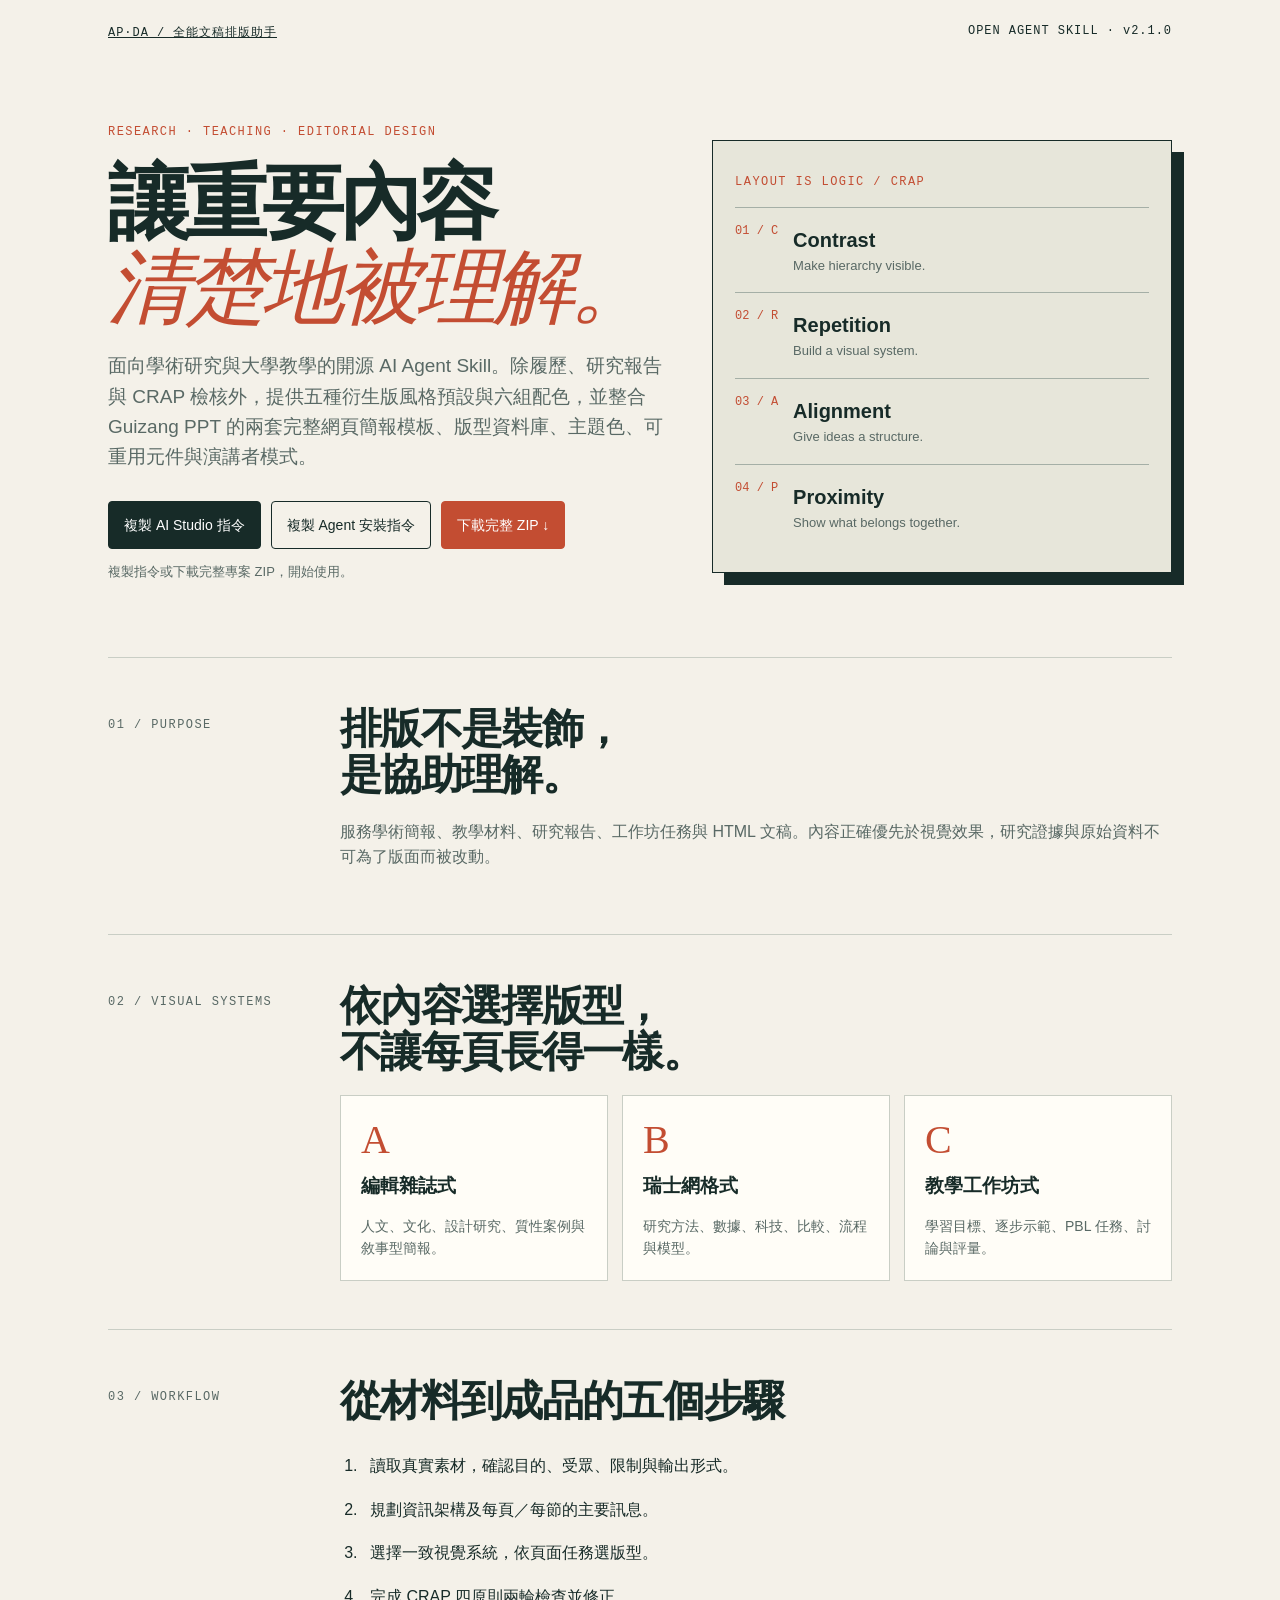
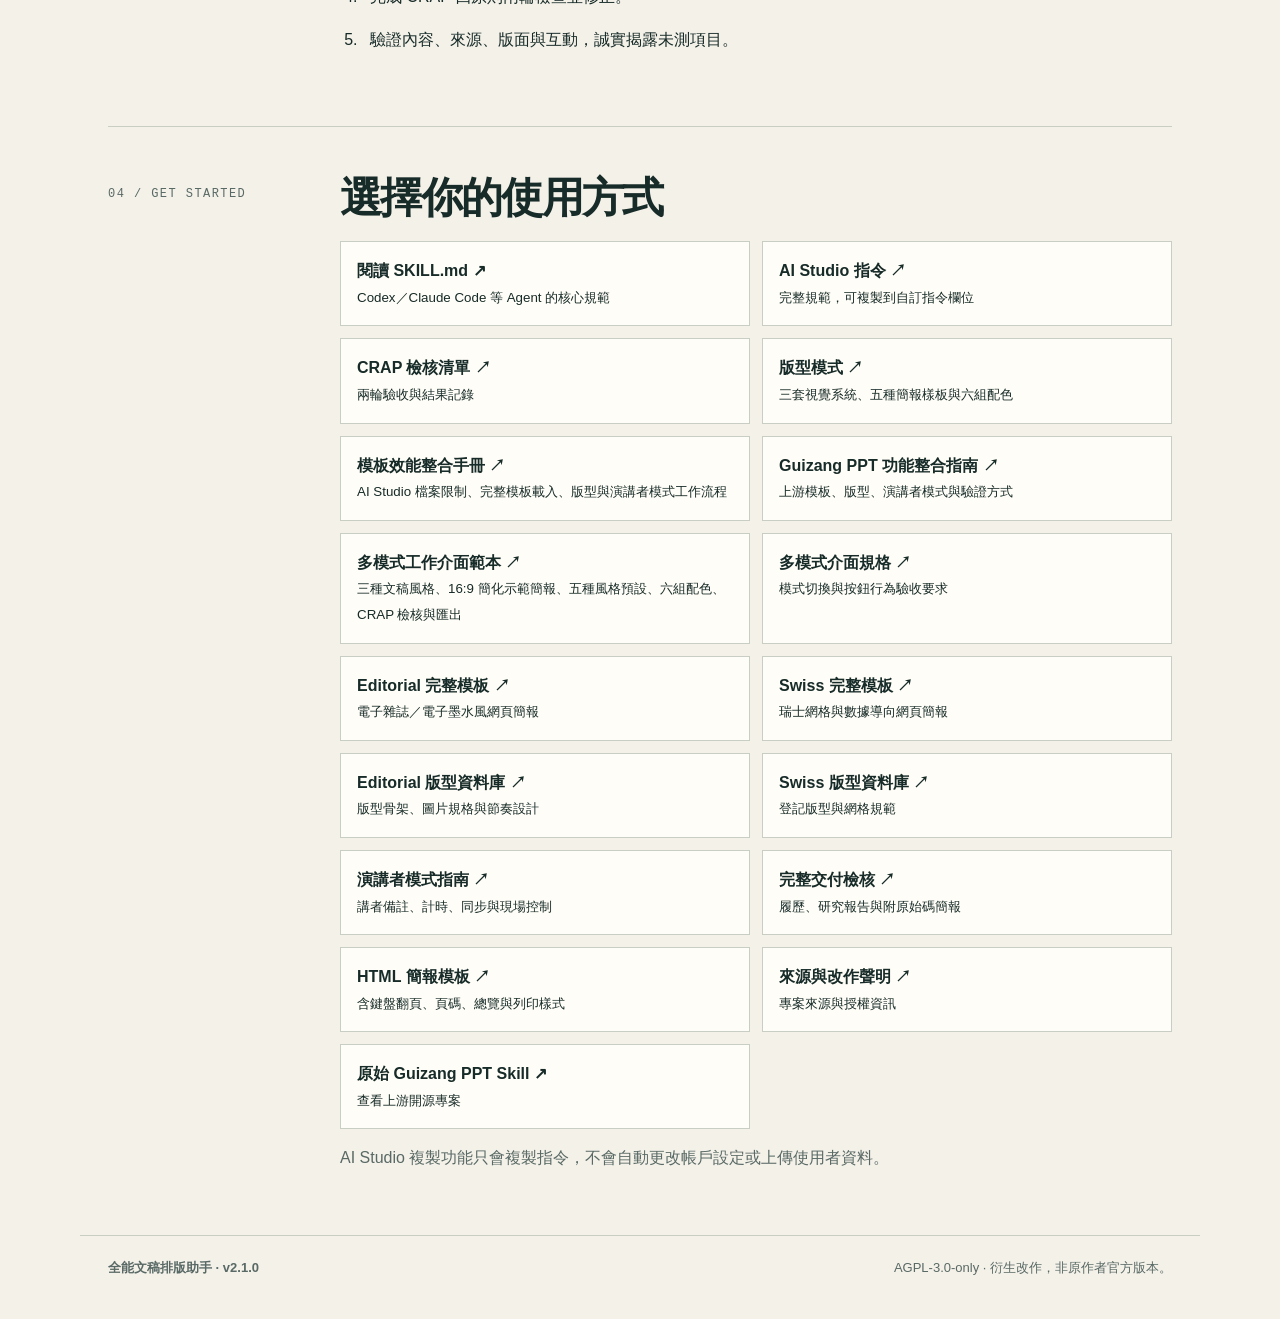
<file: index.html>
<!doctype html>
<html lang="zh-Hant">
<head>
<meta charset="utf-8">
<meta name="viewport" content="width=device-width,initial-scale=1">
<meta name="description" content="全能文稿排版助手：學術研究、大學教學、CRAP 排版與 HTML 文稿的開源 AI Agent Skill。">
<title>全能文稿排版助手｜Academic & Teaching Edition</title>
<style>
:root{--paper:#f4f1e9;--ink:#172b28;--muted:#596965;--accent:#c34d32;--line:#c9cec5;--card:#fffdf7;--mono:ui-monospace,SFMono-Regular,Menlo,monospace}*{box-sizing:border-box}body{margin:0;background:var(--paper);color:var(--ink);font-family:Inter,-apple-system,BlinkMacSystemFont,"Segoe UI","Noto Sans TC",sans-serif;line-height:1.6}a{color:inherit}header,main,footer{max-width:1120px;margin:auto;padding:0 28px}.top{padding-top:24px;display:flex;justify-content:space-between;font:12px var(--mono);letter-spacing:.08em}.hero{padding:72px 0 58px;display:grid;grid-template-columns:1.1fr .9fr;gap:42px;align-items:center}.eyebrow,.label{font:12px var(--mono);letter-spacing:.12em;color:var(--accent);text-transform:uppercase}.hero h1{font-size:clamp(42px,7vw,82px);line-height:1.02;letter-spacing:-.06em;margin:22px 0}.hero h1 em{font-family:Georgia,serif;font-weight:400;color:var(--accent)}.lede{font-size:19px;max-width:620px;color:var(--muted)}.actions{display:flex;flex-wrap:wrap;gap:10px;margin:28px 0 12px}.btn{border:1px solid var(--ink);border-radius:4px;padding:12px 15px;text-decoration:none;font-weight:650;cursor:pointer;font:inherit;font-size:14px}.primary{background:var(--ink);color:white}.secondary{background:transparent;color:var(--ink)}.download{background:var(--accent);border-color:var(--accent);color:white}.status{font-size:13px;color:var(--muted);min-height:24px}.art{border:1px solid var(--ink);padding:22px;background:#e7e6da;box-shadow:12px 12px 0 var(--ink)}.art .label{margin-bottom:18px}.tile{padding:16px 0;border-top:1px solid #a5afa6;display:grid;grid-template-columns:48px 1fr;gap:10px}.tile b{font:12px var(--mono);color:var(--accent)}.tile strong{font-size:20px}.tile p{margin:0;color:var(--muted);font-size:13px}.section{border-top:1px solid var(--line);padding:48px 0;display:grid;grid-template-columns:200px 1fr;gap:32px}.section h2{font-size:clamp(26px,4vw,42px);line-height:1.1;margin:0 0 20px;letter-spacing:-.04em}.section p{color:var(--muted)}.cards{display:grid;grid-template-columns:repeat(3,1fr);gap:14px}.card{border:1px solid var(--line);background:var(--card);padding:20px}.card .letter{font:40px Georgia,serif;color:var(--accent)}.card h3{margin:8px 0}.card p{font-size:14px;margin-bottom:0}.steps{padding-left:22px}.steps li{padding:9px 0 9px 8px}.links{display:grid;grid-template-columns:1fr 1fr;gap:12px}.links a{padding:16px;border:1px solid var(--line);background:var(--card);text-decoration:none}.links a:hover{border-color:var(--accent)}footer{border-top:1px solid var(--line);padding-top:22px;padding-bottom:40px;display:flex;justify-content:space-between;gap:18px;flex-wrap:wrap;font-size:13px;color:var(--muted)}code{font-family:var(--mono);font-size:.9em;background:#e6e5db;padding:2px 4px}pre{white-space:pre-wrap;overflow-wrap:anywhere;background:#e6e5db;padding:14px;font-size:13px}@media(max-width:760px){.hero{grid-template-columns:1fr;padding-top:44px}.section{grid-template-columns:1fr;gap:12px}.cards,.links{grid-template-columns:1fr}.hero h1{font-size:52px}header,main,footer{padding-left:18px;padding-right:18px}.art{box-shadow:6px 6px 0 var(--ink)}}
</style>
</head>
<body>
<header>
<div class="top"><a href="./">AP·DA / 全能文稿排版助手</a><span>OPEN AGENT SKILL · v2.1.0</span></div>
<div class="hero">
<div><p class="eyebrow">Research · Teaching · Editorial Design</p><h1>讓重要內容<br><em>清楚地被理解。</em></h1><p class="lede">面向學術研究與大學教學的開源 AI Agent Skill。除履歷、研究報告與 CRAP 檢核外，提供五種衍生版風格預設與六組配色，並整合 Guizang PPT 的兩套完整網頁簡報模板、版型資料庫、主題色、可重用元件與演講者模式。</p>
<div class="actions"><button class="btn primary" id="copy-ai">複製 AI Studio 指令</button><button class="btn secondary" id="copy-install">複製 Agent 安裝指令</button><a class="btn download" href="https://github.com/wallacechiu-purestudio/all-purpose-document-layout-assistant/archive/refs/heads/main.zip">下載完整 ZIP ↓</a></div><p class="status" id="status" role="status" aria-live="polite">複製指令或下載完整專案 ZIP，開始使用。</p></div>
<div class="art"><p class="label">Layout is logic / CRAP</p><div class="tile"><b>01 / C</b><div><strong>Contrast</strong><p>Make hierarchy visible.</p></div></div><div class="tile"><b>02 / R</b><div><strong>Repetition</strong><p>Build a visual system.</p></div></div><div class="tile"><b>03 / A</b><div><strong>Alignment</strong><p>Give ideas a structure.</p></div></div><div class="tile"><b>04 / P</b><div><strong>Proximity</strong><p>Show what belongs together.</p></div></div></div>
</div>
</header>
<main>
<section class="section"><p class="label">01 / Purpose</p><div><h2>排版不是裝飾，<br>是協助理解。</h2><p>服務學術簡報、教學材料、研究報告、工作坊任務與 HTML 文稿。內容正確優先於視覺效果，研究證據與原始資料不可為了版面而被改動。</p></div></section>
<section class="section"><p class="label">02 / Visual systems</p><div><h2>依內容選擇版型，<br>不讓每頁長得一樣。</h2><div class="cards"><article class="card"><span class="letter">A</span><h3>編輯雜誌式</h3><p>人文、文化、設計研究、質性案例與敘事型簡報。</p></article><article class="card"><span class="letter">B</span><h3>瑞士網格式</h3><p>研究方法、數據、科技、比較、流程與模型。</p></article><article class="card"><span class="letter">C</span><h3>教學工作坊式</h3><p>學習目標、逐步示範、PBL 任務、討論與評量。</p></article></div></div></section>
<section class="section"><p class="label">03 / Workflow</p><div><h2>從材料到成品的五個步驟</h2><ol class="steps"><li>讀取真實素材，確認目的、受眾、限制與輸出形式。</li><li>規劃資訊架構及每頁／每節的主要訊息。</li><li>選擇一致視覺系統，依頁面任務選版型。</li><li>完成 CRAP 四原則兩輪檢查並修正。</li><li>驗證內容、來源、版面與互動，誠實揭露未測項目。</li></ol></div></section>
<section class="section"><p class="label">04 / Get started</p><div><h2>選擇你的使用方式</h2><div class="links"><a href="SKILL.md"><strong>閱讀 SKILL.md ↗</strong><br><small>Codex／Claude Code 等 Agent 的核心規範</small></a><a href="AI-STUDIO-INSTRUCTIONS.md"><strong>AI Studio 指令 ↗</strong><br><small>完整規範，可複製到自訂指令欄位</small></a><a href="references/crap-checklist.md"><strong>CRAP 檢核清單 ↗</strong><br><small>兩輪驗收與結果記錄</small></a><a href="references/layout-patterns.md"><strong>版型模式 ↗</strong><br><small>三套視覺系統、五種簡報樣板與六組配色</small></a><a href="references/template-integration-playbook.md"><strong>模板效能整合手冊 ↗</strong><br><small>AI Studio 檔案限制、完整模板載入、版型與演講者模式工作流程</small></a><a href="references/guizang-feature-guide.md"><strong>Guizang PPT 功能整合指南 ↗</strong><br><small>上游模板、版型、演講者模式與驗證方式</small></a><a href="assets/multimode-document-studio-template.html"><strong>多模式工作介面範本 ↗</strong><br><small>三種文稿風格、16:9 簡化示範簡報、五種風格預設、六組配色、CRAP 檢核與匯出</small></a><a href="references/multimode-workspace.md"><strong>多模式介面規格 ↗</strong><br><small>模式切換與按鈕行為驗收要求</small></a><a href="assets/template.html"><strong>Editorial 完整模板 ↗</strong><br><small>電子雜誌／電子墨水風網頁簡報</small></a><a href="assets/template-swiss.html"><strong>Swiss 完整模板 ↗</strong><br><small>瑞士網格與數據導向網頁簡報</small></a><a href="references/layouts.md"><strong>Editorial 版型資料庫 ↗</strong><br><small>版型骨架、圖片規格與節奏設計</small></a><a href="references/layouts-swiss.md"><strong>Swiss 版型資料庫 ↗</strong><br><small>登記版型與網格規範</small></a><a href="references/presenter-mode.md"><strong>演講者模式指南 ↗</strong><br><small>講者備註、計時、同步與現場控制</small></a><a href="references/deliverable-checklist.md"><strong>完整交付檢核 ↗</strong><br><small>履歷、研究報告與附原始碼簡報</small></a><a href="assets/academic-deck-template.html"><strong>HTML 簡報模板 ↗</strong><br><small>含鍵盤翻頁、頁碼、總覽與列印樣式</small></a><a href="NOTICE.md"><strong>來源與改作聲明 ↗</strong><br><small>專案來源與授權資訊</small></a><a href="https://github.com/op7418/guizang-ppt-skill"><strong>原始 Guizang PPT Skill ↗</strong><br><small>查看上游開源專案</small></a></div><p>AI Studio 複製功能只會複製指令，不會自動更改帳戶設定或上傳使用者資料。</p></div></section>
</main>
<footer><strong>全能文稿排版助手 · v2.1.0</strong><span>AGPL-3.0-only · 衍生改作，非原作者官方版本。</span></footer>
<script>
const aiUrl='https://raw.githubusercontent.com/wallacechiu-purestudio/all-purpose-document-layout-assistant/main/AI-STUDIO-INSTRUCTIONS.md';
const install='npx skills add https://github.com/wallacechiu-purestudio/all-purpose-document-layout-assistant --skill all-purpose-document-layout-assistant --agent codex claude-code --global --copy';
const status=document.getElementById('status');
async function copyText(text){try{await navigator.clipboard.writeText(text);status.textContent='已複製。請貼到對應欄位；複製不會自動安裝或更改設定。'}catch(e){const t=document.createElement('textarea');t.value=text;document.body.appendChild(t);t.select();const ok=document.execCommand('copy');t.remove();status.textContent=ok?'已複製。請貼到對應欄位。':'無法自動複製，請開啟對應文件並手動複製。'}}
document.getElementById('copy-install').addEventListener('click',()=>copyText(install));
document.getElementById('copy-ai').addEventListener('click',async()=>{try{const r=await fetch(aiUrl);if(!r.ok)throw new Error('fetch failed');copyText(await r.text())}catch(e){status.textContent='無法直接複製全文，請開啟 AI-STUDIO-INSTRUCTIONS.md 後手動全選複製。';window.location.href='AI-STUDIO-INSTRUCTIONS.md'}});
</script>
</body>
</html>
</file>
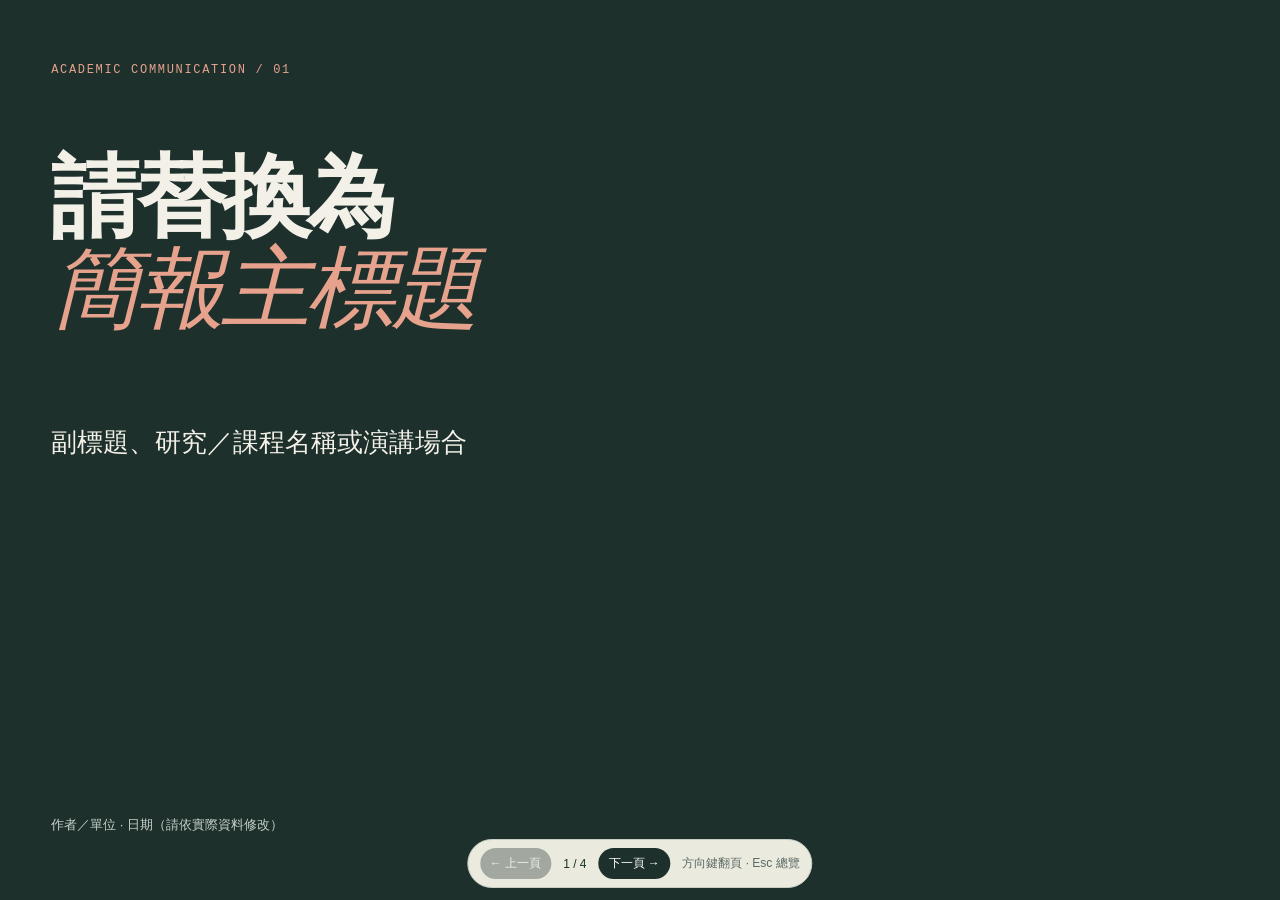
<file: assets/academic-deck-template.html>
<!doctype html>
<html lang="zh-Hant">
<head>
<meta charset="utf-8">
<meta name="viewport" content="width=device-width, initial-scale=1">
<title>學術簡報模板｜請替換標題</title>
<link rel="stylesheet" href="academic-deck.css">
</head>
<body>
<main class="deck" aria-label="簡報內容">
<section class="slide cover" id="slide-1" data-slide-id="slide-1">
<p class="eyebrow">ACADEMIC COMMUNICATION / 01</p>
<h1>請替換為<br><em>簡報主標題</em></h1>
<p class="subtitle">副標題、研究／課程名稱或演講場合</p>
<p class="source-note">作者／單位 · 日期（請依實際資料修改）</p>
</section>
<section class="slide" id="slide-2" data-slide-id="slide-2">
<p class="eyebrow">02 / CONTEXT</p>
<h2 class="slide-title">用結論式標題說明本頁重點</h2>
<div class="grid-2">
<div><h3>核心概念</h3><p>在此放入一個主要訊息，並以簡潔文字說明。</p></div>
<div class="takeaway"><strong>主要訊息</strong><p>讀者看完本頁應理解或記住什麼？</p></div>
</div>
<p class="source-note">來源：請填入可追溯的來源；若為示意內容請明確標示。</p>
</section>
<section class="slide" id="slide-3" data-slide-id="slide-3">
<p class="eyebrow">03 / EVIDENCE</p>
<h2 class="slide-title">以可追溯的證據支持主張</h2>
<div class="metric"><strong>XX%</strong><span>請替換成已查證數值與單位</span></div>
<p>補充資料的樣本範圍、時間、必要註解及限制。不得以佔位數值冒充研究結果。</p>
<p class="source-note">資料來源：作者／機構、年份、標題或 URL。</p>
</section>
<section class="slide" id="slide-4" data-slide-id="slide-4">
<p class="eyebrow">04 / SYNTHESIS</p>
<h2 class="slide-title">結論應回應研究問題或學習目標</h2>
<ul><li>主要發現或學習重點一</li><li>主要發現或學習重點二</li><li>限制、下一步或行動建議</li></ul>
<div class="takeaway"><strong>Takeaway</strong><p>用一句話收束本次簡報的核心訊息。</p></div>
</section>
</main>
<nav class="controls" aria-label="簡報控制">
<button id="prev" type="button" aria-label="上一頁">← 上一頁</button>
<span id="counter" aria-live="polite">1 / 4</span>
<button id="next" type="button" aria-label="下一頁">下一頁 →</button>
<span class="hint">方向鍵翻頁 · Esc 總覽</span>
</nav>
<script>
const slides=[...document.querySelectorAll('.slide')];let current=0;const counter=document.getElementById('counter');
function show(i){current=Math.max(0,Math.min(slides.length-1,i));slides.forEach((s,n)=>s.classList.toggle('active',n===current));counter.textContent=(current+1)+' / '+slides.length;document.getElementById('prev').disabled=current===0;document.getElementById('next').disabled=current===slides.length-1}
document.getElementById('prev').addEventListener('click',()=>show(current-1));document.getElementById('next').addEventListener('click',()=>show(current+1));
document.addEventListener('keydown',e=>{if(['ArrowRight','PageDown',' '].includes(e.key)){e.preventDefault();show(current+1)}else if(['ArrowLeft','PageUp'].includes(e.key)){e.preventDefault();show(current-1)}else if(e.key==='Escape'){document.body.classList.toggle('overview')}});
show(0);
</script>
</body>
</html>
</file>
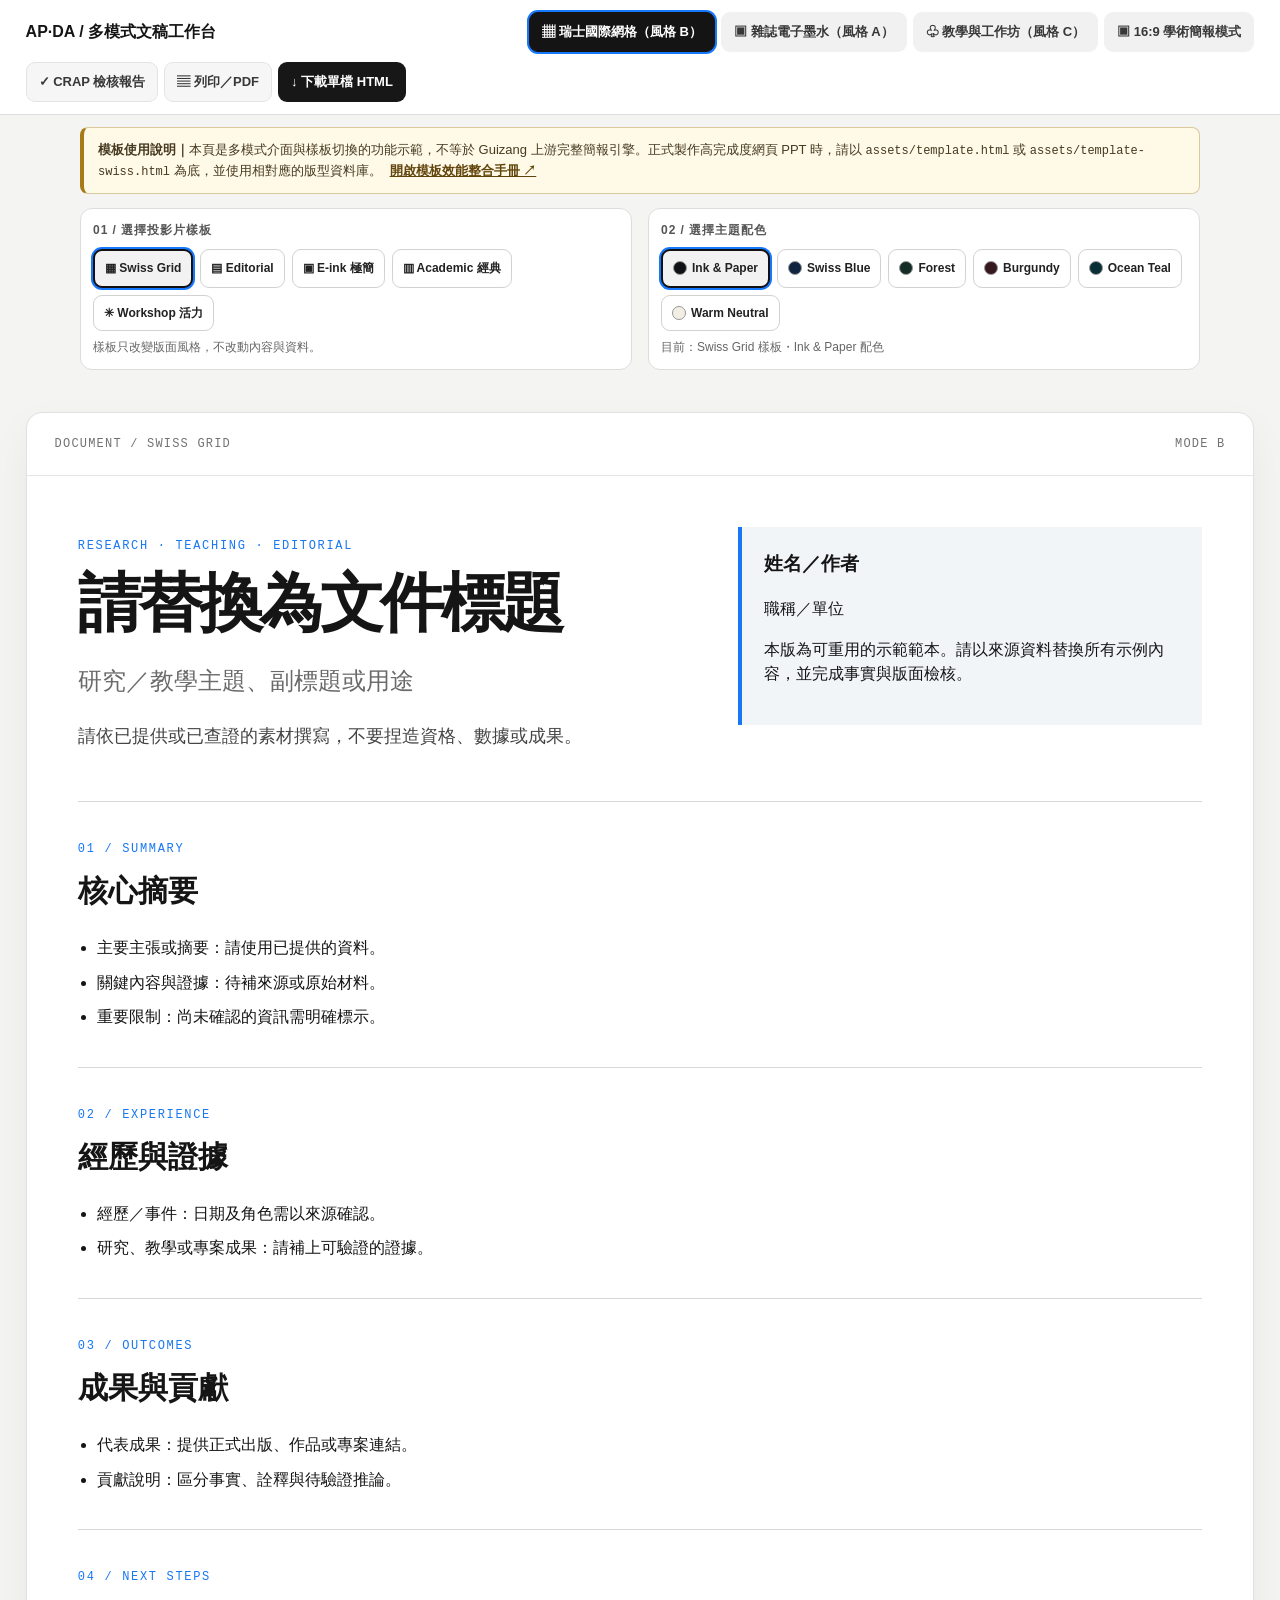
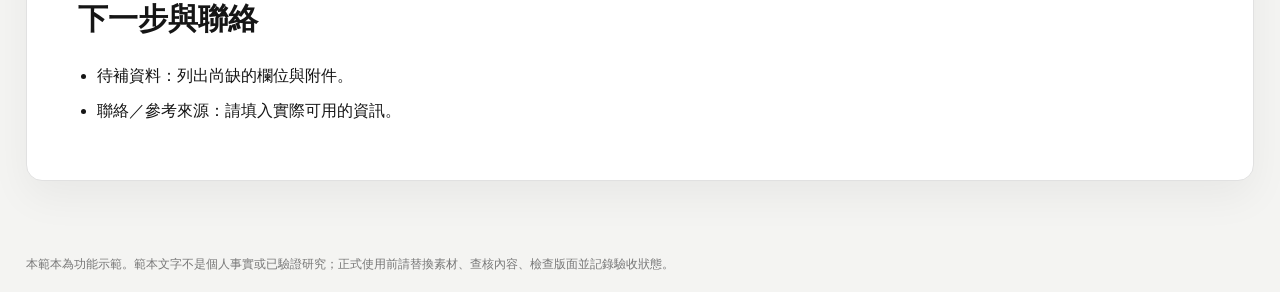
<file: assets/multimode-document-studio-template.html>
<!doctype html>
<html lang="zh-Hant" data-initial-mode="swiss" data-palette="ink-paper" data-slide-template="swiss">
<head>
<meta charset="utf-8"><meta name="viewport" content="width=device-width,initial-scale=1">
<meta name="description" content="全能文稿排版助手多模式文稿工作介面範本；完整網頁 PPT 請依整合手冊使用上游模板">
<title>多模式文稿工作介面｜全能文稿排版助手</title>
<style>
:root{color-scheme:light;--paper:#f4f4f2;--ink:#151515;--muted:#626262;--line:#d8d8d5;--blue:#1877f2;font-family:Inter,-apple-system,BlinkMacSystemFont,"Segoe UI","Noto Sans TC",sans-serif}
*{box-sizing:border-box}body{margin:0;background:var(--paper);color:var(--ink);line-height:1.55}button{font:inherit;cursor:pointer}button:focus-visible{outline:3px solid #1677ff;outline-offset:3px}
.toolbar{position:sticky;z-index:20;top:0;display:flex;align-items:center;gap:10px;padding:12px clamp(12px,2vw,28px);background:#fffffff2;border-bottom:1px solid #ddd;flex-wrap:wrap}.brand{font-weight:800;white-space:nowrap;margin-right:auto}.mode-group,.action-group{display:flex;align-items:center;gap:6px;flex-wrap:wrap}.toolbar button{border:1px solid transparent;background:#f1f1f1;color:#383838;padding:9px 12px;border-radius:9px;font-size:13px;font-weight:650}.toolbar button[aria-pressed="true"]{background:#141414;color:white;border-color:#141414;box-shadow:0 0 0 2px #1677ff}.toolbar .action{background:#f6f6f6;border-color:#e4e4e4}.toolbar .dark{background:#171717;color:white}
.workspace{max-width:1440px;margin:24px auto;padding:0 clamp(12px,2vw,28px) 50px}.mode-view[hidden]{display:none!important}.paper{background:white;border:1px solid #e1e1e1;border-radius:16px;box-shadow:0 16px 42px #0000000d;overflow:hidden}.meta-row{display:flex;justify-content:space-between;gap:20px;color:#727272;font:12px ui-monospace,monospace;letter-spacing:.1em;text-transform:uppercase;padding:24px 28px;border-bottom:1px solid #e5e5e5}.body-pad{padding:clamp(24px,4vw,64px)}.kicker{font:12px ui-monospace,monospace;letter-spacing:.14em;color:var(--blue);text-transform:uppercase}.main-title{font-size:clamp(32px,5vw,68px);letter-spacing:-.055em;line-height:1.08;margin:16px 0}.sub-title{font-size:clamp(17px,2vw,24px);color:#6a6a6a;max-width:760px}.intro{font-size:18px;max-width:820px;color:#444}.content-section{padding-top:28px;margin-top:32px;border-top:1px solid var(--line)}.content-section h2{font-size:clamp(20px,2.4vw,30px);margin:0 0 14px}.content-section ul{padding-left:1.2em;margin-bottom:0}.content-section li{padding:5px 0}
.swiss-grid{display:grid;grid-template-columns:minmax(0,1.15fr) minmax(230px,.85fr);gap:32px;align-items:start}.statbox{background:#f2f5f8;padding:22px;border-left:4px solid #1877f2}.statbox h3{margin-top:0}.editorial{font-family:Georgia,"Noto Serif TC",serif}.editorial .main-title{font-weight:500;letter-spacing:-.035em}.editorial .intro{font-size:20px;line-height:1.8}.editorial .content-section{border-top:2px solid #222;margin-top:42px;padding-top:25px}.editorial .content-section h2{font-weight:500}.workshop-banner{padding:24px;background:#172d2a;color:white;border-radius:12px}.workshop-banner .kicker{color:#91e6c9}.workshop-steps{display:grid;grid-template-columns:repeat(2,minmax(0,1fr));gap:14px}.workshop-steps .content-section{border:1px solid var(--line);border-radius:10px;padding:20px;margin:0;background:white}
.slide-controls{display:flex;justify-content:center;align-items:center;gap:12px;margin:14px 0}.slide-controls button,.overview button{background:white;border:1px solid #ccc;border-radius:8px;padding:8px 12px}.slide-count{font:13px ui-monospace,monospace;color:#555;min-width:75px;text-align:center}.slide-stage{max-width:1120px;margin:0 auto}.slide{aspect-ratio:16/9;width:100%;overflow:auto;background:#090909;color:#fff;border-radius:12px;padding:clamp(24px,5vw,72px);display:flex;flex-direction:column;justify-content:space-between;box-shadow:0 18px 54px #0002}.slide[hidden]{display:none}.slide .kicker{color:#65b8ff}.slide h1{font-size:clamp(30px,5vw,70px);line-height:1.08;letter-spacing:-.04em;margin:16px 0}.slide h2{font-size:clamp(24px,3.4vw,46px);line-height:1.15}.slide p,.slide li{font-size:clamp(15px,1.4vw,20px);color:#dedede}.slide-foot{display:flex;justify-content:space-between;border-top:1px solid #444;padding-top:12px;color:#aaa;font:12px ui-monospace,monospace}.overview{display:none;grid-template-columns:repeat(auto-fit,minmax(220px,1fr));gap:14px;margin-top:18px}.overview.open{display:grid}.overview button{text-align:left;min-height:110px}.overview strong{display:block;margin-bottom:8px}.hint{text-align:center;color:#777;font-size:12px;margin:10px 0}
.dialog{border:1px solid #ddd;border-radius:16px;padding:0;width:min(760px,calc(100vw - 24px));max-height:85vh;overflow:auto;box-shadow:0 20px 80px #0004}.dialog::backdrop{background:#0007;backdrop-filter:blur(3px)}.dialog-head{display:flex;align-items:center;justify-content:space-between;padding:18px 22px;border-bottom:1px solid #ddd}.dialog-head h2{margin:0}.dialog-head button{border:1px solid #ddd;border-radius:8px;background:white;padding:7px 10px}.dialog-body{padding:20px 22px}.dialog-body p{color:#555}.check-group{padding:16px 0;border-bottom:1px solid #eee}.check-group h3{margin:0 0 8px}.check-item{display:flex;gap:10px;align-items:flex-start;padding:7px 0}.check-item input{margin-top:5px}.check-status{font-size:12px;color:#666;margin-top:6px}.footnote{color:#777;font-size:12px;margin-top:18px}.footer{max-width:1440px;margin:20px auto;padding:0 clamp(12px,2vw,28px);font-size:12px;color:#777}
@media(max-width:850px){.brand{width:100%;margin-bottom:2px}.toolbar{position:static}.swiss-grid{grid-template-columns:1fr}.workshop-steps{grid-template-columns:1fr}.slide{max-height:none;min-height:0}.workspace{margin-top:14px}}
@media print{body{background:#fff}.toolbar,.slide-controls,.hint,.footer,.dialog,.overview{display:none!important}.workspace{padding:0;margin:0;max-width:none}.paper{border:0;border-radius:0;box-shadow:none}.mode-view[hidden]{display:none!important}.slide-stage{max-width:none}.slide{display:flex!important;width:100%;height:56.25vw;max-height:none;aspect-ratio:16/9;border-radius:0;page-break-after:always;break-after:page;print-color-adjust:exact;-webkit-print-color-adjust:exact}.slide:last-child{break-after:auto}.body-pad{padding:20mm}.meta-row{padding:10mm}.content-section{break-inside:avoid}.content-section li{break-inside:avoid}}

/* v2.0: live slide template and palette system */
:root{--deck-bg:#101114;--deck-fg:#fff;--deck-muted:#dedede;--deck-accent:#65b8ff;--deck-line:#444;--deck-panel:#24262a}
html[data-palette="swiss-blue"]{--deck-bg:#10233f;--deck-fg:#fff;--deck-muted:#dce8f7;--deck-accent:#75c4ff;--deck-line:#49617d;--deck-panel:#19395e}
html[data-palette="forest"]{--deck-bg:#132c25;--deck-fg:#f5f4e9;--deck-muted:#d1dfd5;--deck-accent:#a6e3b7;--deck-line:#48675b;--deck-panel:#204438}
html[data-palette="burgundy"]{--deck-bg:#351820;--deck-fg:#fff7f0;--deck-muted:#f0d9d7;--deck-accent:#ffb4a6;--deck-line:#80505a;--deck-panel:#512833}
html[data-palette="ocean-teal"]{--deck-bg:#082f36;--deck-fg:#f2ffff;--deck-muted:#c9e5e7;--deck-accent:#70e1d5;--deck-line:#3c7077;--deck-panel:#12464e}
html[data-palette="warm-neutral"]{--deck-bg:#f3eee4;--deck-fg:#29251f;--deck-muted:#59534a;--deck-accent:#a44b2b;--deck-line:#c9bdac;--deck-panel:#e4d9c8}
.slide{background:var(--deck-bg);color:var(--deck-fg)}.slide .kicker{color:var(--deck-accent)}.slide p,.slide li{color:var(--deck-muted)}.slide-foot{border-color:var(--deck-line);color:var(--deck-muted)}
html[data-slide-template="editorial"] .slide{font-family:Georgia,"Noto Serif TC",serif;padding:clamp(30px,6vw,88px);border-radius:0;background:var(--deck-bg)}
html[data-slide-template="editorial"] .slide h1,html[data-slide-template="editorial"] .slide h2{font-weight:500;letter-spacing:-.025em}
html[data-slide-template="eink"] .slide{border-radius:0;box-shadow:none;border:1px solid var(--deck-line);padding:clamp(28px,5vw,76px)}
html[data-slide-template="eink"] .slide .kicker{letter-spacing:.2em;text-transform:uppercase}
html[data-slide-template="academic"] .slide{border-radius:3px;border-top:10px solid var(--deck-accent);padding:clamp(26px,4.5vw,66px)}
html[data-slide-template="academic"] .slide h1,html[data-slide-template="academic"] .slide h2{max-width:18ch}
html[data-slide-template="workshop"] .slide{border-radius:22px;background:linear-gradient(135deg,var(--deck-bg),var(--deck-panel));padding:clamp(26px,4.5vw,66px)}
html[data-slide-template="workshop"] .slide h1,html[data-slide-template="workshop"] .slide h2{max-width:20ch}
html[data-slide-template="swiss"] .slide{border-radius:8px;border-left:8px solid var(--deck-accent)}
.style-pickers{display:flex;flex-wrap:wrap;gap:16px;align-items:flex-start;padding:14px 0 18px;margin:0 auto;max-width:1120px}
.picker-group{border:1px solid #ddd;background:#fff;border-radius:12px;padding:12px;min-width:0;flex:1 1 300px}.picker-title{font-size:12px;font-weight:800;letter-spacing:.08em;color:#555;margin:0 0 9px}.picker-options{display:flex;flex-wrap:wrap;gap:7px}.picker-options button{border:1px solid #d2d2d2;background:#fff;color:#222;border-radius:9px;padding:8px 10px;font-size:12px;font-weight:650}.picker-options button[aria-pressed="true"]{border:2px solid #111;background:#f2f2f2;box-shadow:0 0 0 2px #1677ff}.palette-swatch{display:inline-block;width:14px;height:14px;border-radius:50%;border:1px solid #999;vertical-align:-3px;margin-right:5px}.picker-status{font-size:12px;color:#666;margin:7px 0 0}
@media(max-width:600px){.picker-group{flex-basis:100%}}
.integration-notice{max-width:1120px;margin:12px auto 0;padding:12px 14px;border:1px solid #d9c99d;border-left:4px solid #a77a18;border-radius:8px;background:#fff9e8;color:#463a1f;font-size:13px}.integration-notice a{display:inline-block;margin-left:8px;font-weight:750;color:#62450c}.integration-notice code{font-size:12px}@media(max-width:700px){.integration-notice{margin:10px 12px}.integration-notice a{margin-left:0;display:block}}
</style>
</head>
<body>
<header class="toolbar" aria-label="文稿模式與輸出工具列">
  <div class="brand">AP·DA / 多模式文稿工作台</div>
  <div class="mode-group" role="group" aria-label="選擇呈現模式">
    <button type="button" data-mode-button="swiss" aria-pressed="true">▦ 瑞士國際網格（風格 B）</button>
    <button type="button" data-mode-button="editorial" aria-pressed="false">▣ 雜誌電子墨水（風格 A）</button>
    <button type="button" data-mode-button="workshop" aria-pressed="false">♧ 教學與工作坊（風格 C）</button>
    <button type="button" data-mode-button="slides" aria-pressed="false">▣ 16:9 學術簡報模式</button>
  </div>
  <div class="action-group" role="group" aria-label="檢核與輸出">
    <button class="action" type="button" id="crap-open">✓ CRAP 檢核報告</button>
    <button class="action" type="button" id="print-page">▤ 列印／PDF</button>
    <button class="dark" type="button" id="download-html">↓ 下載單檔 HTML</button>
  </div>
</header>
<aside class="integration-notice" role="note"><strong>模板使用說明｜</strong>本頁是多模式介面與樣板切換的功能示範，不等於 Guizang 上游完整簡報引擎。正式製作高完成度網頁 PPT 時，請以 <code>assets/template.html</code> 或 <code>assets/template-swiss.html</code> 為底，並使用相對應的版型資料庫。<a href="../references/template-integration-playbook.md">開啟模板效能整合手冊 ↗</a></aside>
<section class="style-pickers" aria-label="簡報樣板與配色選擇">
 <div class="picker-group"><p class="picker-title">01 / 選擇投影片樣板</p><div class="picker-options" role="group" aria-label="投影片樣板">
  <button type="button" data-template-choice="swiss" aria-pressed="true">▦ Swiss Grid</button><button type="button" data-template-choice="editorial" aria-pressed="false">▤ Editorial</button><button type="button" data-template-choice="eink" aria-pressed="false">▣ E-ink 極簡</button><button type="button" data-template-choice="academic" aria-pressed="false">▥ Academic 經典</button><button type="button" data-template-choice="workshop" aria-pressed="false">✳ Workshop 活力</button>
 </div><p class="picker-status">樣板只改變版面風格，不改動內容與資料。</p></div>
 <div class="picker-group"><p class="picker-title">02 / 選擇主題配色</p><div class="picker-options" role="group" aria-label="主題配色">
  <button type="button" data-palette-choice="ink-paper" aria-pressed="true"><span class="palette-swatch" style="background:#101114"></span>Ink & Paper</button><button type="button" data-palette-choice="swiss-blue" aria-pressed="false"><span class="palette-swatch" style="background:#10233f"></span>Swiss Blue</button><button type="button" data-palette-choice="forest" aria-pressed="false"><span class="palette-swatch" style="background:#132c25"></span>Forest</button><button type="button" data-palette-choice="burgundy" aria-pressed="false"><span class="palette-swatch" style="background:#351820"></span>Burgundy</button><button type="button" data-palette-choice="ocean-teal" aria-pressed="false"><span class="palette-swatch" style="background:#082f36"></span>Ocean Teal</button><button type="button" data-palette-choice="warm-neutral" aria-pressed="false"><span class="palette-swatch" style="background:#f3eee4"></span>Warm Neutral</button>
 </div><p class="picker-status" id="style-status" role="status" aria-live="polite">目前：Swiss Grid 樣板・Ink & Paper 配色</p></div>
</section>
<main class="workspace">
  <section id="view-swiss" class="mode-view" data-mode-view="swiss" aria-label="瑞士國際網格模式">
    <div class="paper"><div class="meta-row"><span>DOCUMENT / SWISS GRID</span><span>MODE B</span></div><div class="body-pad">
      <div class="swiss-grid"><div><p class="kicker">Research · Teaching · Editorial</p><h1 class="main-title" data-title>請替換為文件標題</h1><p class="sub-title" data-subtitle>研究／教學主題、副標題或用途</p><p class="intro" data-intro>請依已提供或已查證的素材撰寫，不要捏造資格、數據或成果。</p></div><aside class="statbox"><h3 data-author>姓名／作者</h3><p data-role>職稱／單位</p><p>本版為可重用的示範範本。請以來源資料替換所有示例內容，並完成事實與版面檢核。</p></aside></div><div data-sections></div>
    </div></div>
  </section>
  <section id="view-editorial" class="mode-view editorial" data-mode-view="editorial" aria-label="雜誌電子墨水模式" hidden>
    <div class="paper"><div class="meta-row"><span>FIELD NOTES / EDITORIAL</span><span>MODE A</span></div><div class="body-pad">
      <p class="kicker">A considered document</p><h1 class="main-title" data-title>請替換為文件標題</h1><p class="sub-title" data-subtitle>研究／教學主題、副標題或用途</p><p class="intro" data-intro>請依已提供或已查證的素材撰寫，不要捏造資格、數據或成果。</p><p data-author></p><p data-role></p><div data-sections></div>
    </div></div>
  </section>
  <section id="view-workshop" class="mode-view" data-mode-view="workshop" aria-label="教學與工作坊模式" hidden>
    <div class="paper"><div class="meta-row"><span>LEARNING / WORKSHOP</span><span>MODE C</span></div><div class="body-pad">
      <div class="workshop-banner"><p class="kicker">Workshop / Learning Design</p><h1 class="main-title" data-title>請替換為文件標題</h1><p class="sub-title" data-subtitle>研究／教學主題、副標題或用途</p><p data-intro>請依已提供或已查證的素材撰寫，不要捏造資格、數據或成果。</p></div><p><strong data-author>姓名／作者</strong> · <span data-role>職稱／單位</span></p><div class="workshop-steps" data-sections></div>
    </div></div>
  </section>
  <section id="view-slides" class="mode-view" data-mode-view="slides" aria-label="16比9學術簡報模式" hidden>
    <div class="slide-stage" id="slide-stage" aria-live="polite"></div>
    <div class="slide-controls"><button type="button" id="slide-prev" aria-label="上一頁">← 上一頁</button><span id="slide-count" class="slide-count">01 / 05</span><button type="button" id="slide-next" aria-label="下一頁">下一頁 →</button><button type="button" id="slide-overview-toggle" aria-expanded="false">總覽（Esc）</button></div>
    <p class="hint">鍵盤 ← → 翻頁；Esc 切換頁面總覽。列印時每張投影片分頁。</p><div id="slide-overview" class="overview" aria-label="投影片總覽"></div>
  </section>
</main>
<footer class="footer">本範本為功能示範。範本文字不是個人事實或已驗證研究；正式使用前請替換素材、查核內容、檢查版面並記錄驗收狀態。</footer>
<dialog id="crap-dialog" class="dialog" aria-labelledby="crap-title">
  <div class="dialog-head"><h2 id="crap-title">CRAP 檢核報告</h2><button type="button" id="crap-close" aria-label="關閉檢核報告">關閉 ✕</button></div>
  <div class="dialog-body"><p>請實際檢查目前成品後再勾選。此面板提供檢核記錄，不會自動驗證內容、來源或瀏覽器渲染；未勾選項目維持「尚未檢查」。</p><div id="crap-checks"></div><p id="crap-summary" role="status">完成 0 項；其餘尚未檢查。</p></div>
</dialog>
<script>
const DOC = {
  title:"請替換為文件標題", subtitle:"研究／教學主題、副標題或用途", author:"姓名／作者", role:"職稱／單位",
  intro:"請依已提供或已查證的素材撰寫，不要捏造資格、數據或成果。",
  sections:[
    {title:"核心摘要",label:"01 / SUMMARY",items:["主要主張或摘要：請使用已提供的資料。","關鍵內容與證據：待補來源或原始材料。","重要限制：尚未確認的資訊需明確標示。"]},
    {title:"經歷與證據",label:"02 / EXPERIENCE",items:["經歷／事件：日期及角色需以來源確認。","研究、教學或專案成果：請補上可驗證的證據。"]},
    {title:"成果與貢獻",label:"03 / OUTCOMES",items:["代表成果：提供正式出版、作品或專案連結。","貢獻說明：區分事實、詮釋與待驗證推論。"]},
    {title:"下一步與聯絡",label:"04 / NEXT STEPS",items:["待補資料：列出尚缺的欄位與附件。","聯絡／參考來源：請填入實際可用的資訊。"]}
  ]
};
const esc = value => String(value).replace(/[&<>"']/g, ch => ({"&":"&amp;","<":"&lt;",">":"&gt;",'"':"&quot;","'":"&#39;"}[ch]));
function sectionsHTML(layout){
  return DOC.sections.map(section=>{
    const items=section.items.map(item=>"<li>"+esc(item)+"</li>").join("");
    if(layout==="workshop")return '<article class="content-section"><p class="kicker">'+esc(section.label)+'</p><h2>'+esc(section.title)+'</h2><ul>'+items+'</ul><p><strong>操作／檢核：</strong>依實際任務補上步驟、時間、產出與評量。</p></article>';
    return '<section class="content-section"><p class="kicker">'+esc(section.label)+'</p><h2>'+esc(section.title)+'</h2><ul>'+items+'</ul></section>';
  }).join("");
}
function renderDocument(){
  document.querySelectorAll("[data-title]").forEach(el=>el.textContent=DOC.title);
  document.querySelectorAll("[data-subtitle]").forEach(el=>el.textContent=DOC.subtitle);
  document.querySelectorAll("[data-author]").forEach(el=>el.textContent=DOC.author);
  document.querySelectorAll("[data-role]").forEach(el=>el.textContent=DOC.role);
  document.querySelectorAll("[data-intro]").forEach(el=>el.textContent=DOC.intro);
  document.querySelectorAll("[data-sections]").forEach(el=>el.innerHTML=sectionsHTML(el.closest("[data-mode-view]").dataset.modeView));
  document.title=DOC.title+"｜多模式文稿工作台";
}
let activeMode="swiss",activeSlide=0;
function makeSlides(){
  const items=[{label:"COVER / PROFILE",title:DOC.title,body:[DOC.subtitle,DOC.author+" · "+DOC.role,DOC.intro]}].concat(DOC.sections.map(s=>({label:s.label,title:s.title,body:s.items})));
  const stage=document.getElementById("slide-stage"),overview=document.getElementById("slide-overview");
  stage.innerHTML=items.map((s,i)=>'<article class="slide" data-slide-index="'+i+'" '+(i===0?"":"hidden")+'><div><p class="kicker">'+esc(s.label)+'</p><h'+(i===0?"1":"2")+'>'+esc(s.title)+'</h'+(i===0?"1":"2")+'>'+s.body.map(line=>"<p>"+esc(line)+"</p>").join("")+'</div><div class="slide-foot"><span>ACADEMIC COMMUNICATION / '+String(i+1).padStart(2,"0")+'</span><span>'+String(i+1).padStart(2,"0")+' / '+String(items.length).padStart(2,"0")+'</span></div></article>').join("");
  overview.innerHTML=items.map((s,i)=>'<button type="button" data-overview-slide="'+i+'"><strong>'+String(i+1).padStart(2,"0")+' · '+esc(s.title)+'</strong><span>'+esc(s.body[0]||"")+'</span></button>').join("");
  overview.querySelectorAll("[data-overview-slide]").forEach(btn=>btn.addEventListener("click",()=>{activeSlide=Number(btn.dataset.overviewSlide);updateSlide();toggleOverview(false)}));
  updateSlide();
}
function updateSlide(){
  const slides=[...document.querySelectorAll("[data-slide-index]")];if(!slides.length)return;
  activeSlide=Math.max(0,Math.min(activeSlide,slides.length-1));
  slides.forEach((slide,i)=>slide.hidden=i!==activeSlide);
  document.getElementById("slide-count").textContent=String(activeSlide+1).padStart(2,"0")+" / "+String(slides.length).padStart(2,"0");
  document.getElementById("slide-prev").disabled=activeSlide===0;document.getElementById("slide-next").disabled=activeSlide===slides.length-1;
}
function toggleOverview(force){
  const el=document.getElementById("slide-overview"),open=typeof force==="boolean"?force:!el.classList.contains("open");
  el.classList.toggle("open",open);document.getElementById("slide-overview-toggle").setAttribute("aria-expanded",String(open));document.getElementById("slide-stage").style.display=open?"none":"block";
}
function setMode(mode){
  activeMode=mode;document.documentElement.dataset.initialMode=mode;
  document.querySelectorAll("[data-mode-button]").forEach(b=>b.setAttribute("aria-pressed",String(b.dataset.modeButton===mode)));
  document.querySelectorAll("[data-mode-view]").forEach(v=>v.hidden=v.dataset.modeView!==mode);
  if(mode!=="slides")toggleOverview(false);if(mode==="slides")updateSlide();
}
document.querySelectorAll("[data-mode-button]").forEach(b=>b.addEventListener("click",()=>setMode(b.dataset.modeButton)));
document.getElementById("slide-prev").addEventListener("click",()=>{activeSlide--;updateSlide()});
document.getElementById("slide-next").addEventListener("click",()=>{activeSlide++;updateSlide()});
document.getElementById("slide-overview-toggle").addEventListener("click",()=>toggleOverview());
document.addEventListener("keydown",e=>{
  if(document.getElementById("crap-dialog").open||activeMode!=="slides")return;
  if(e.key==="ArrowLeft"){activeSlide--;updateSlide()}if(e.key==="ArrowRight"){activeSlide++;updateSlide()}if(e.key==="Escape")toggleOverview();
});
const crapGroups=[
  {key:"C",name:"C — Contrast／對比",items:["標題、次標題、正文與註解具清楚層級。","主要焦點明確，文字與背景有足夠對比。","圖表標籤、註腳和來源容易閱讀。"]},
  {key:"R",name:"R — Repetition／重複",items:["字型、色彩、間距與頁碼規則一致。","相同資料類別使用一致的符號與視覺編碼。","各模式的內容事實與資料保持同步。"]},
  {key:"A",name:"A — Alignment／對齊",items:["文字、圖片、圖表與頁碼沿共同網格排列。","沒有無設計目的的偏移、遮擋或溢位。","16:9 投影片在不同視窗大小下仍完整顯示。"]},
  {key:"P",name:"P — Proximity／親密性",items:["相關標題、內容、圖表與來源彼此靠近。","不同主題有清楚分組與足夠留白。","控制列不遮擋正文，匯出／列印內容完整。"]}
];
const checks=document.getElementById("crap-checks");
checks.innerHTML=crapGroups.map(g=>'<section class="check-group"><h3>'+g.name+'</h3>'+g.items.map((item,i)=>'<label class="check-item"><input type="checkbox" data-crap-check="'+g.key+'-'+i+'"><span>'+item+'</span></label>').join("")+'<div class="check-status" data-crap-status="'+g.key+'">狀態：尚未檢查（0/'+g.items.length+'）</div></section>').join("");
function updateCrapSummary(){
  let total=0,checked=0;crapGroups.forEach(g=>{
    const inputs=[...document.querySelectorAll('[data-crap-check^="'+g.key+'-"]')],count=inputs.filter(x=>x.checked).length;total+=inputs.length;checked+=count;
    document.querySelector('[data-crap-status="'+g.key+'"]').textContent=count===inputs.length?"狀態：已記錄完成檢查（"+count+"/"+inputs.length+"）":"狀態："+(count?"部分檢查":"尚未檢查")+"（"+count+"/"+inputs.length+"）";
  });
  document.getElementById("crap-summary").textContent="完成記錄 "+checked+"/"+total+" 項；未完成 "+(total-checked)+" 項。勾選代表你已實際查看，不是自動驗證結果。";
}
checks.addEventListener("change",updateCrapSummary);
document.getElementById("crap-open").addEventListener("click",()=>document.getElementById("crap-dialog").showModal());
document.getElementById("crap-close").addEventListener("click",()=>document.getElementById("crap-dialog").close());
document.getElementById("print-page").addEventListener("click",()=>window.print());
document.getElementById("download-html").addEventListener("click",()=>{
  document.documentElement.dataset.initialMode=activeMode;
  const source="<!doctype html>\n"+document.documentElement.outerHTML,blob=new Blob([source],{type:"text/html;charset=utf-8"}),url=URL.createObjectURL(blob),a=document.createElement("a");
  a.href=url;a.download=(DOC.title||"document-studio").replace(/[\\/:*?"<>|]/g,"-").slice(0,80)+".html";
  document.body.appendChild(a);a.click();a.remove();setTimeout(()=>URL.revokeObjectURL(url),1000);
});

const templateNames={swiss:"Swiss Grid",editorial:"Editorial",eink:"E-ink 極簡",academic:"Academic 經典",workshop:"Workshop 活力"};
const paletteNames={"ink-paper":"Ink & Paper","swiss-blue":"Swiss Blue",forest:"Forest",burgundy:"Burgundy","ocean-teal":"Ocean Teal","warm-neutral":"Warm Neutral"};
function applyTemplate(name){if(!templateNames[name])return;document.documentElement.dataset.slideTemplate=name;document.querySelectorAll("[data-template-choice]").forEach(b=>b.setAttribute("aria-pressed",String(b.dataset.templateChoice===name)));updateStyleStatus();}
function applyPalette(name){if(!paletteNames[name])return;document.documentElement.dataset.palette=name;document.querySelectorAll("[data-palette-choice]").forEach(b=>b.setAttribute("aria-pressed",String(b.dataset.paletteChoice===name)));updateStyleStatus();}
function updateStyleStatus(){const el=document.getElementById("style-status");if(el)el.textContent="目前："+templateNames[document.documentElement.dataset.slideTemplate]+" 樣板・"+paletteNames[document.documentElement.dataset.palette]+" 配色；內容與資料維持不變。";}
document.querySelectorAll("[data-template-choice]").forEach(b=>b.addEventListener("click",()=>applyTemplate(b.dataset.templateChoice)));
document.querySelectorAll("[data-palette-choice]").forEach(b=>b.addEventListener("click",()=>applyPalette(b.dataset.paletteChoice)));
renderDocument();makeSlides();setMode(document.documentElement.dataset.initialMode||"swiss");updateCrapSummary();
</script>
</body>
</html>
</file>
<file: assets/academic-deck.css>
:root{--bg:#f3f0e8;--ink:#1d302c;--muted:#5b6965;--accent:#c04c31;--line:#c8cec5;--surface:#fffdf7;--space:clamp(1.25rem,4vw,3.5rem)}*{box-sizing:border-box}body{margin:0;background:#d8dcd5;color:var(--ink);font-family:Inter,-apple-system,BlinkMacSystemFont,"Segoe UI","Noto Sans TC",sans-serif}.deck{width:min(100vw,177.78vh);margin:0 auto}.slide{display:none;position:relative;min-height:100vh;aspect-ratio:16/9;background:var(--bg);padding:var(--space);overflow:auto}.slide.active{display:flex;flex-direction:column;justify-content:center}.cover{background:var(--ink);color:var(--bg)}.eyebrow{font:12px ui-monospace,monospace;letter-spacing:.14em;color:var(--accent);text-transform:uppercase}.cover .eyebrow{color:#e6a28d}h1{font-size:clamp(2.8rem,7vw,6.5rem);line-height:1.02;letter-spacing:-.055em;max-width:12ch;margin:.7em 0}h1 em{font-family:Georgia,serif;font-weight:400;color:#e6a28d}h2.slide-title{font-size:clamp(2rem,4.2vw,4rem);line-height:1.08;letter-spacing:-.04em;max-width:20ch;margin:.5em 0 .8em}h3{font-size:1.35rem}p,li{font-size:clamp(1rem,1.5vw,1.4rem);line-height:1.55;max-width:68ch}.subtitle{font-size:clamp(1.1rem,2vw,1.8rem)}.source-note{font-size:.82rem;color:var(--muted);margin-top:auto;padding-top:1.5rem}.cover .source-note{color:#c6d0c8}.grid-2{display:grid;grid-template-columns:1fr 1fr;gap:var(--space)}.takeaway{border-left:4px solid var(--accent);padding:1rem 1.4rem;background:rgba(192,76,49,.07)}.metric{display:flex;align-items:baseline;gap:1rem}.metric strong{font-size:clamp(3.5rem,9vw,8rem);color:var(--accent);line-height:1}.metric span{font-size:1rem;color:var(--muted)}.controls{position:fixed;bottom:12px;left:50%;transform:translateX(-50%);display:flex;align-items:center;gap:12px;padding:8px 12px;background:#fffdf0e8;border:1px solid var(--line);border-radius:999px;font-size:12px;white-space:nowrap}.controls button{font:inherit;border:0;background:var(--ink);color:white;padding:7px 10px;border-radius:999px;cursor:pointer}.controls button:disabled{opacity:.35;cursor:default}.hint{color:var(--muted)}body.overview .deck{display:grid;grid-template-columns:repeat(2,minmax(0,1fr));gap:10px;padding:10px;width:100%;max-width:none}body.overview .slide{display:flex;min-height:0;aspect-ratio:16/9;padding:18px;overflow:hidden}body.overview h1{font-size:clamp(1.2rem,3vw,3rem)}body.overview h2.slide-title{font-size:clamp(1rem,2vw,2rem)}body.overview p,body.overview li{font-size:clamp(.7rem,1vw,1rem)}body.overview .controls{display:none}@media(max-width:680px){.slide{aspect-ratio:auto;min-height:100svh}.grid-2{grid-template-columns:1fr}.hint{display:none}}@media(prefers-reduced-motion:reduce){*{scroll-behavior:auto!important;animation:none!important;transition:none!important}}@media print{body{background:white}.deck{width:100%;max-width:none}.slide,.slide.active{display:flex!important;aspect-ratio:16/9;min-height:0;height:100vh;break-after:page;overflow:hidden;padding:20mm}.controls{display:none}body.overview .deck{display:block}body.overview .slide{display:flex}}
</file>
